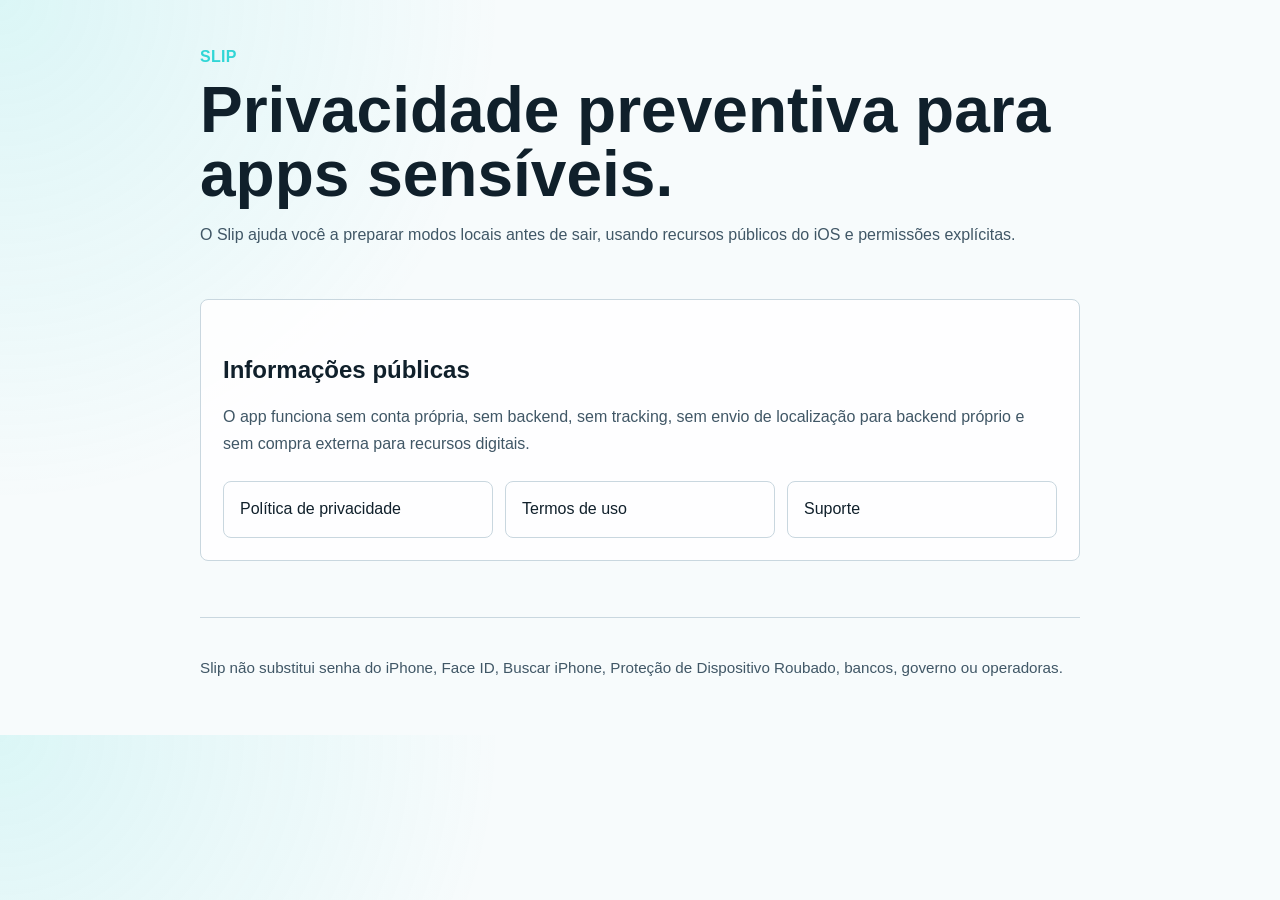
<file: index.html>
<!doctype html>
<html lang="pt-BR">
<head>
  <meta charset="utf-8">
  <meta name="viewport" content="width=device-width, initial-scale=1">
  <title>Slip</title>
  <meta name="description" content="Slip: privacidade preventiva para apps sensíveis em locais públicos.">
  <link rel="stylesheet" href="assets/site.css">
</head>
<body>
  <header>
    <div class="brand">Slip</div>
    <h1>Privacidade preventiva para apps sensíveis.</h1>
    <p>O Slip ajuda você a preparar modos locais antes de sair, usando recursos públicos do iOS e permissões explícitas.</p>
  </header>
  <main>
    <section class="panel" aria-labelledby="legal-title">
      <h2 id="legal-title">Informações públicas</h2>
      <p>O app funciona sem conta própria, sem backend, sem tracking, sem envio de localização para backend próprio e sem compra externa para recursos digitais.</p>
      <div class="links">
        <a href="privacy/">Política de privacidade</a>
        <a href="terms/">Termos de uso</a>
        <a href="support/">Suporte</a>
      </div>
    </section>
  </main>
  <footer>
    <p>Slip não substitui senha do iPhone, Face ID, Buscar iPhone, Proteção de Dispositivo Roubado, bancos, governo ou operadoras.</p>
  </footer>
</body>
</html>
</file>
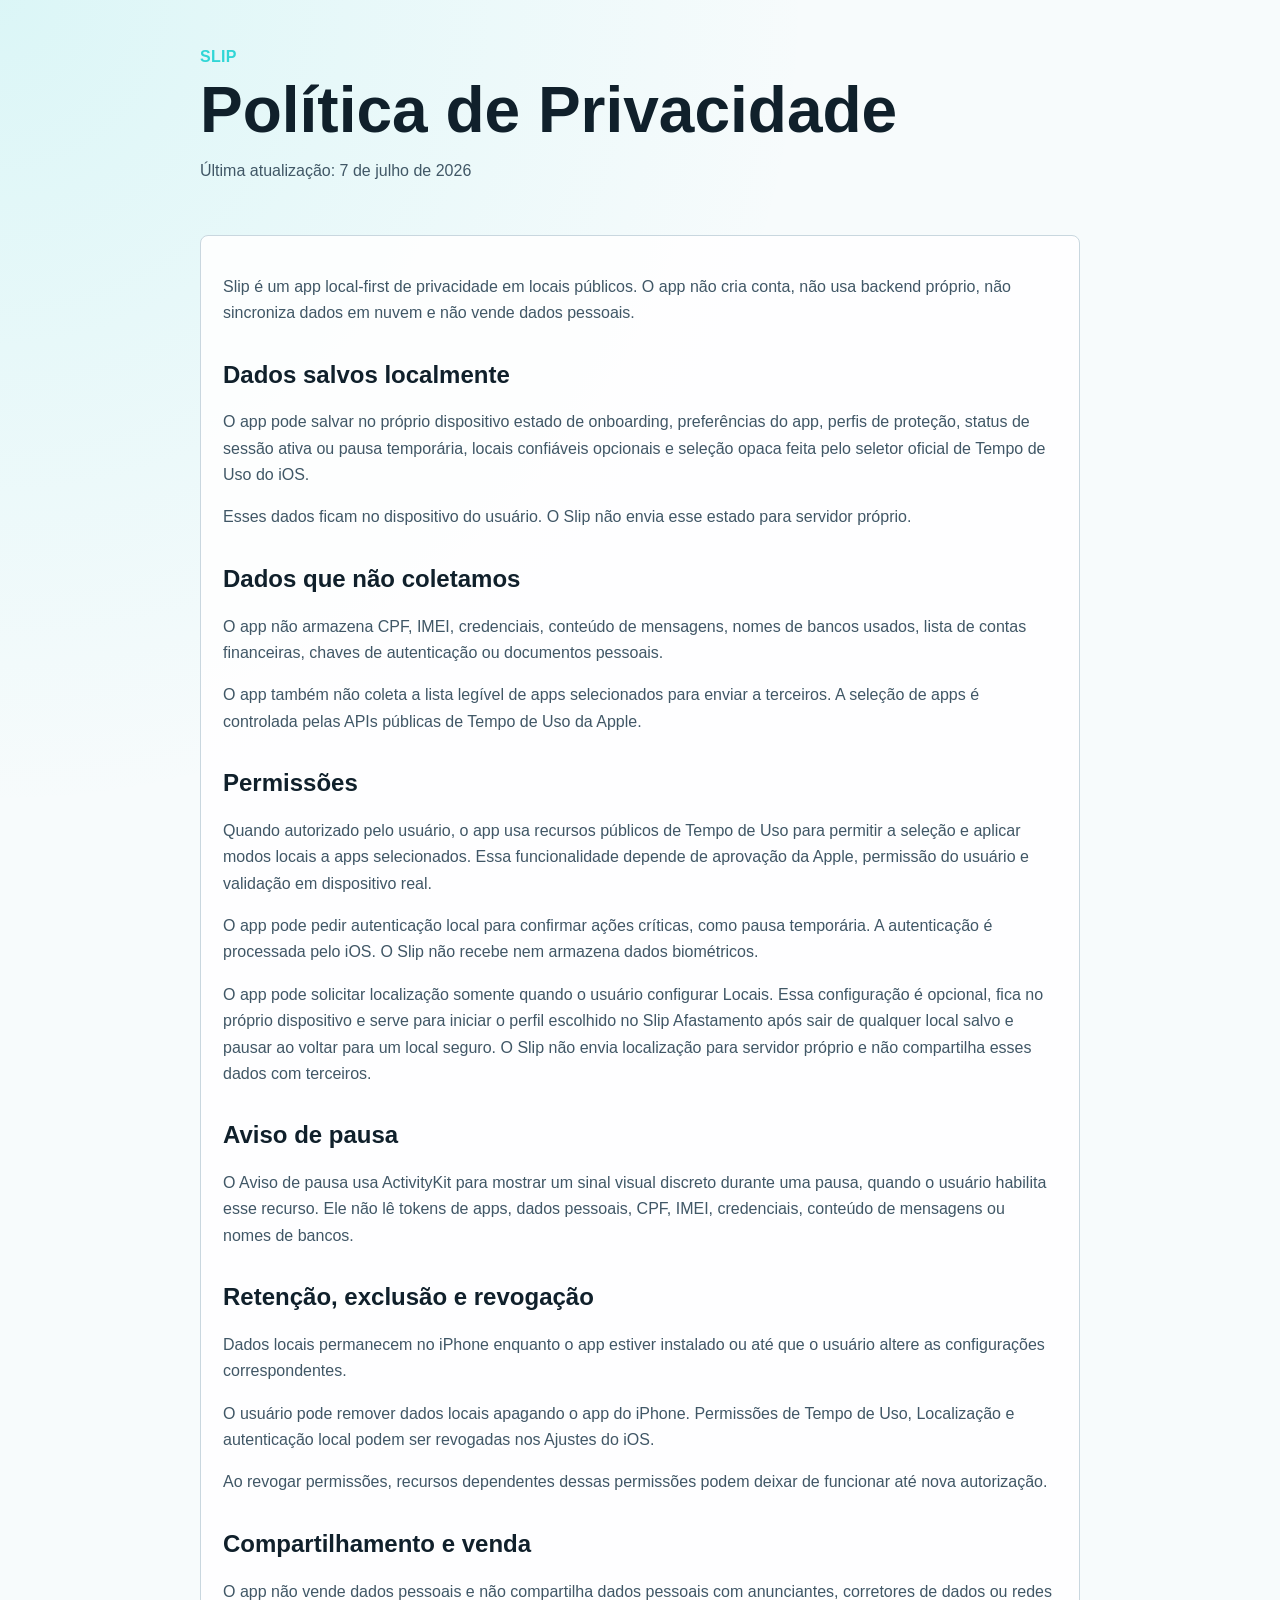
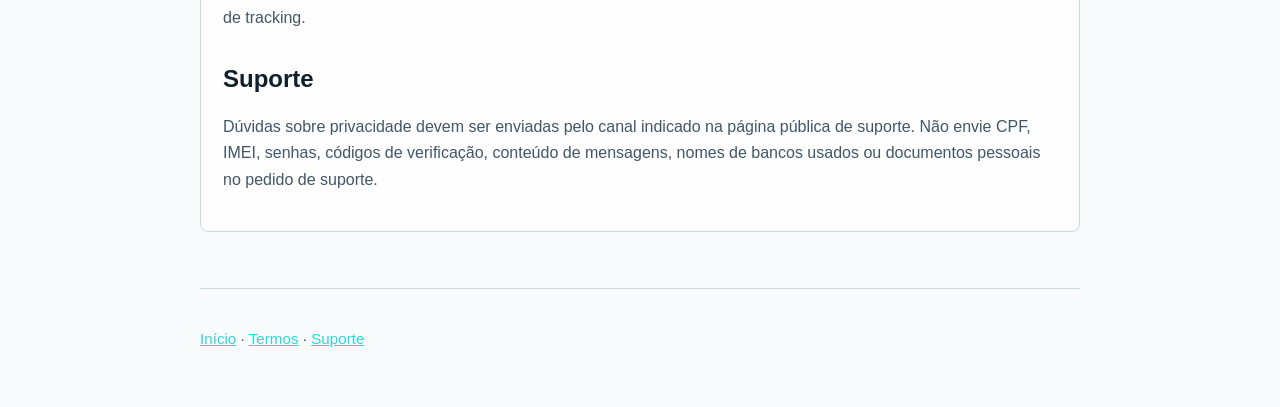
<file: privacy/index.html>
<!doctype html>
<html lang="pt-BR">
<head>
  <meta charset="utf-8">
  <meta name="viewport" content="width=device-width, initial-scale=1">
  <title>Política de Privacidade - Slip</title>
  <meta name="description" content="Política de privacidade do Slip.">
  <link rel="stylesheet" href="../assets/site.css">
</head>
<body>
  <header>
    <div class="brand">Slip</div>
    <h1>Política de Privacidade</h1>
    <p>Última atualização: 7 de julho de 2026</p>
  </header>
  <main>
    <section class="panel">
      <p>Slip é um app local-first de privacidade em locais públicos. O app não cria conta, não usa backend próprio, não sincroniza dados em nuvem e não vende dados pessoais.</p>

      <h2>Dados salvos localmente</h2>
      <p>O app pode salvar no próprio dispositivo estado de onboarding, preferências do app, perfis de proteção, status de sessão ativa ou pausa temporária, locais confiáveis opcionais e seleção opaca feita pelo seletor oficial de Tempo de Uso do iOS.</p>
      <p>Esses dados ficam no dispositivo do usuário. O Slip não envia esse estado para servidor próprio.</p>

      <h2>Dados que não coletamos</h2>
      <p>O app não armazena CPF, IMEI, credenciais, conteúdo de mensagens, nomes de bancos usados, lista de contas financeiras, chaves de autenticação ou documentos pessoais.</p>
      <p>O app também não coleta a lista legível de apps selecionados para enviar a terceiros. A seleção de apps é controlada pelas APIs públicas de Tempo de Uso da Apple.</p>

      <h2>Permissões</h2>
      <p>Quando autorizado pelo usuário, o app usa recursos públicos de Tempo de Uso para permitir a seleção e aplicar modos locais a apps selecionados. Essa funcionalidade depende de aprovação da Apple, permissão do usuário e validação em dispositivo real.</p>
      <p>O app pode pedir autenticação local para confirmar ações críticas, como pausa temporária. A autenticação é processada pelo iOS. O Slip não recebe nem armazena dados biométricos.</p>
      <p>O app pode solicitar localização somente quando o usuário configurar Locais. Essa configuração é opcional, fica no próprio dispositivo e serve para iniciar o perfil escolhido no Slip Afastamento após sair de qualquer local salvo e pausar ao voltar para um local seguro. O Slip não envia localização para servidor próprio e não compartilha esses dados com terceiros.</p>

      <h2>Aviso de pausa</h2>
      <p>O Aviso de pausa usa ActivityKit para mostrar um sinal visual discreto durante uma pausa, quando o usuário habilita esse recurso. Ele não lê tokens de apps, dados pessoais, CPF, IMEI, credenciais, conteúdo de mensagens ou nomes de bancos.</p>

      <h2>Retenção, exclusão e revogação</h2>
      <p>Dados locais permanecem no iPhone enquanto o app estiver instalado ou até que o usuário altere as configurações correspondentes.</p>
      <p>O usuário pode remover dados locais apagando o app do iPhone. Permissões de Tempo de Uso, Localização e autenticação local podem ser revogadas nos Ajustes do iOS.</p>
      <p>Ao revogar permissões, recursos dependentes dessas permissões podem deixar de funcionar até nova autorização.</p>

      <h2>Compartilhamento e venda</h2>
      <p>O app não vende dados pessoais e não compartilha dados pessoais com anunciantes, corretores de dados ou redes de tracking.</p>

      <h2>Suporte</h2>
      <p>Dúvidas sobre privacidade devem ser enviadas pelo canal indicado na página pública de suporte. Não envie CPF, IMEI, senhas, códigos de verificação, conteúdo de mensagens, nomes de bancos usados ou documentos pessoais no pedido de suporte.</p>
    </section>
  </main>
  <footer>
    <p><a href="../">Início</a> · <a href="../terms/">Termos</a> · <a href="../support/">Suporte</a></p>
  </footer>
</body>
</html>
</file>
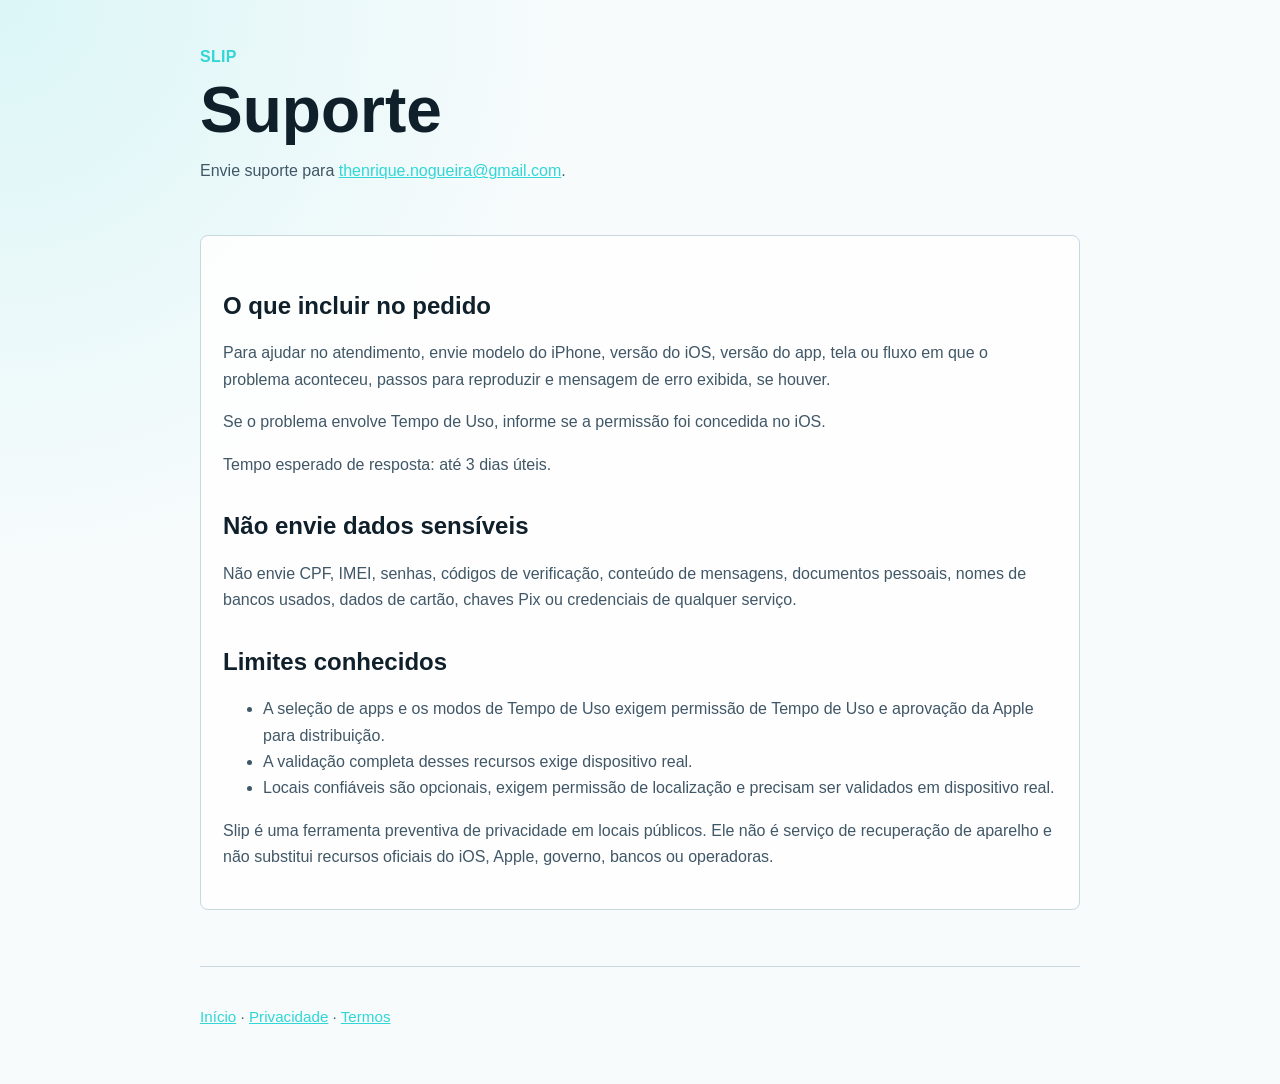
<file: support/index.html>
<!doctype html>
<html lang="pt-BR">
<head>
  <meta charset="utf-8">
  <meta name="viewport" content="width=device-width, initial-scale=1">
  <title>Suporte - Slip</title>
  <meta name="description" content="Suporte do Slip.">
  <link rel="stylesheet" href="../assets/site.css">
</head>
<body>
  <header>
    <div class="brand">Slip</div>
    <h1>Suporte</h1>
    <p>Envie suporte para <a href="mailto:thenrique.nogueira@gmail.com">thenrique.nogueira@gmail.com</a>.</p>
  </header>
  <main>
    <section class="panel">
      <h2>O que incluir no pedido</h2>
      <p>Para ajudar no atendimento, envie modelo do iPhone, versão do iOS, versão do app, tela ou fluxo em que o problema aconteceu, passos para reproduzir e mensagem de erro exibida, se houver.</p>
      <p>Se o problema envolve Tempo de Uso, informe se a permissão foi concedida no iOS.</p>
      <p>Tempo esperado de resposta: até 3 dias úteis.</p>

      <h2>Não envie dados sensíveis</h2>
      <p>Não envie CPF, IMEI, senhas, códigos de verificação, conteúdo de mensagens, documentos pessoais, nomes de bancos usados, dados de cartão, chaves Pix ou credenciais de qualquer serviço.</p>

      <h2>Limites conhecidos</h2>
      <ul>
        <li>A seleção de apps e os modos de Tempo de Uso exigem permissão de Tempo de Uso e aprovação da Apple para distribuição.</li>
        <li>A validação completa desses recursos exige dispositivo real.</li>
        <li>Locais confiáveis são opcionais, exigem permissão de localização e precisam ser validados em dispositivo real.</li>
      </ul>
      <p>Slip é uma ferramenta preventiva de privacidade em locais públicos. Ele não é serviço de recuperação de aparelho e não substitui recursos oficiais do iOS, Apple, governo, bancos ou operadoras.</p>
    </section>
  </main>
  <footer>
    <p><a href="../">Início</a> · <a href="../privacy/">Privacidade</a> · <a href="../terms/">Termos</a></p>
  </footer>
</body>
</html>
</file>
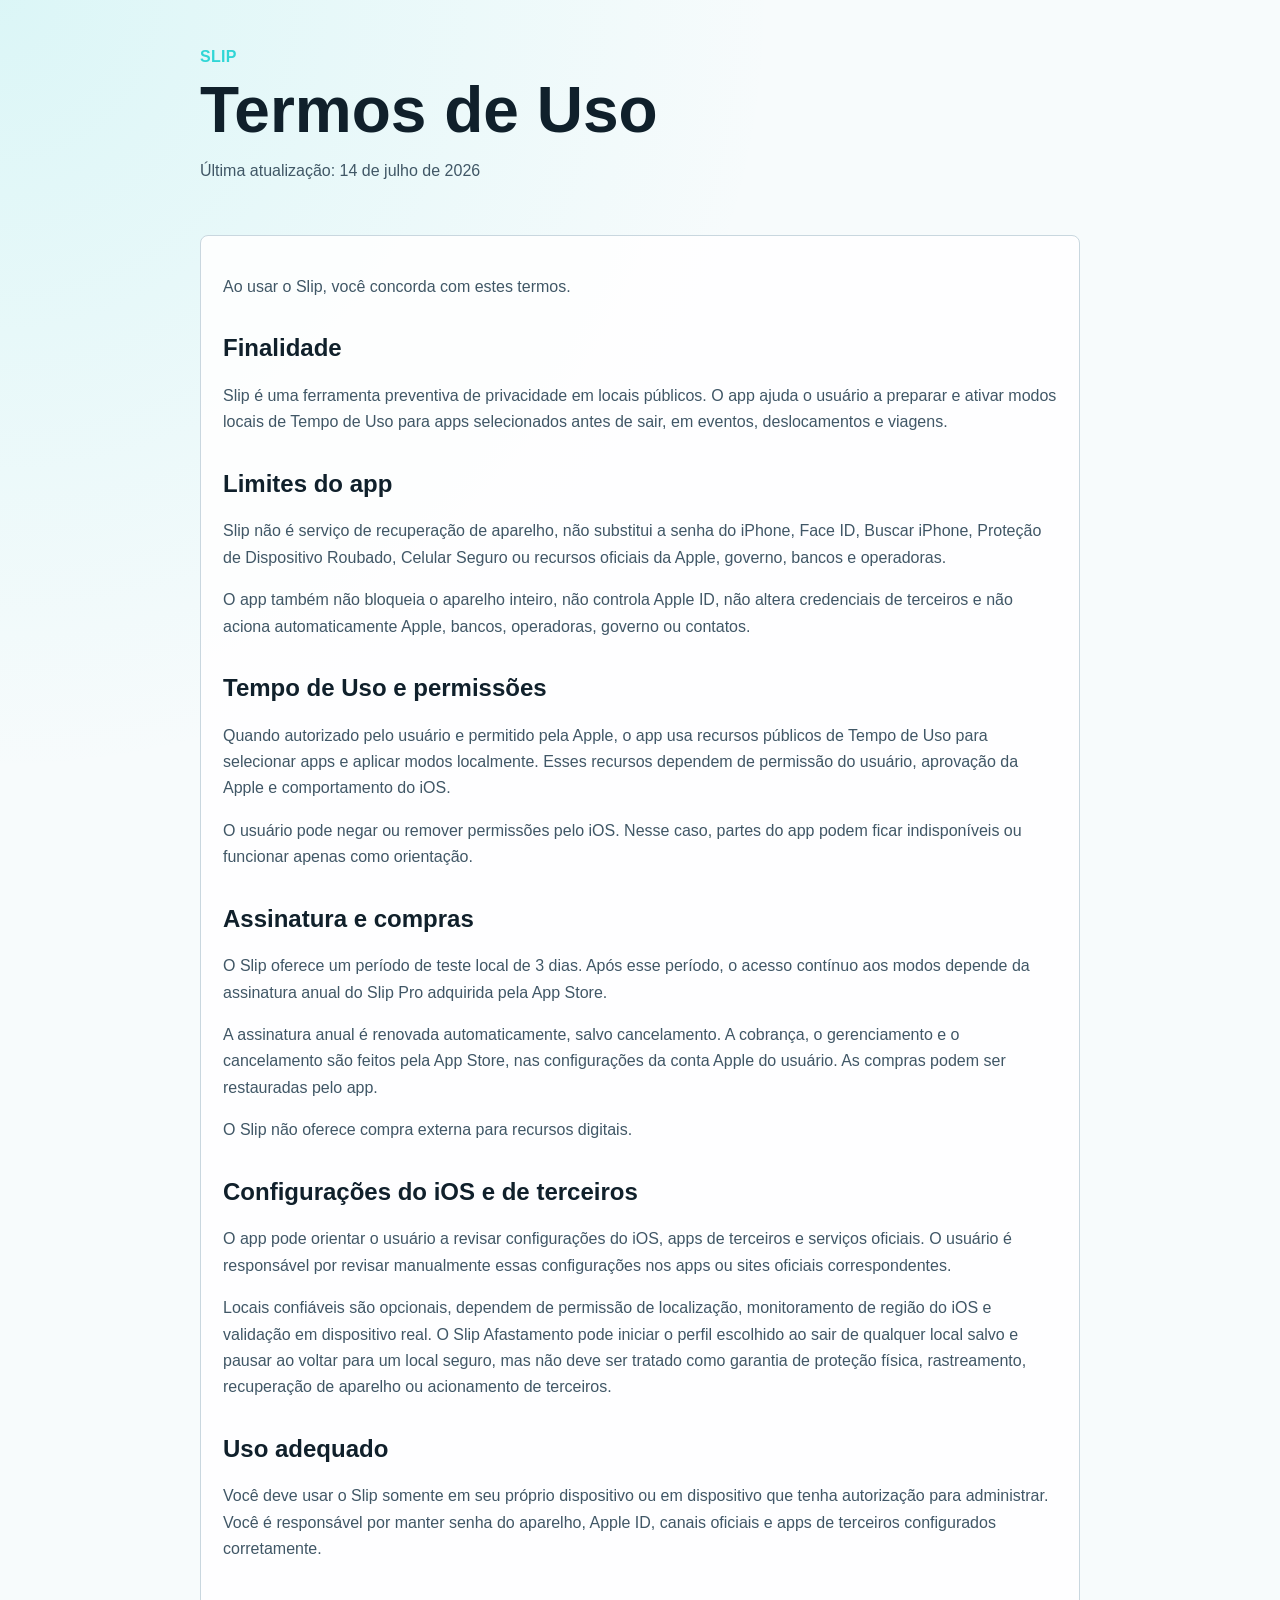
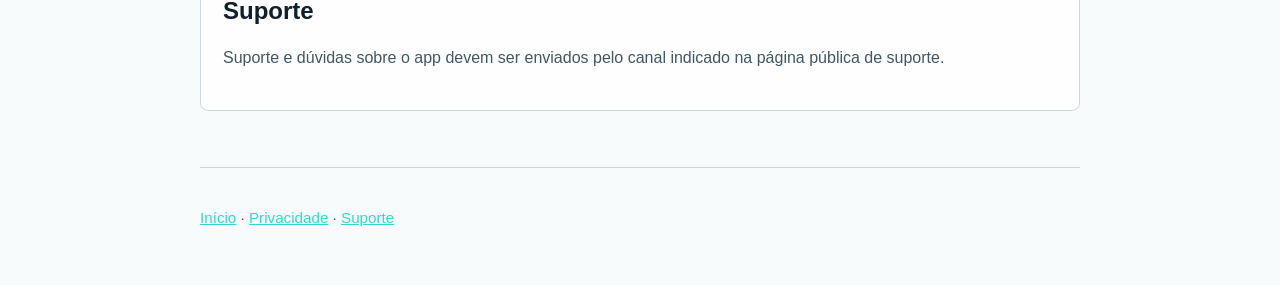
<file: terms/index.html>
<!doctype html>
<html lang="pt-BR">
<head>
  <meta charset="utf-8">
  <meta name="viewport" content="width=device-width, initial-scale=1">
  <title>Termos de Uso - Slip</title>
  <meta name="description" content="Termos de uso do Slip.">
  <link rel="stylesheet" href="../assets/site.css">
</head>
<body>
  <header>
    <div class="brand">Slip</div>
    <h1>Termos de Uso</h1>
    <p>Última atualização: 14 de julho de 2026</p>
  </header>
  <main>
    <section class="panel">
      <p>Ao usar o Slip, você concorda com estes termos.</p>

      <h2>Finalidade</h2>
      <p>Slip é uma ferramenta preventiva de privacidade em locais públicos. O app ajuda o usuário a preparar e ativar modos locais de Tempo de Uso para apps selecionados antes de sair, em eventos, deslocamentos e viagens.</p>

      <h2>Limites do app</h2>
      <p>Slip não é serviço de recuperação de aparelho, não substitui a senha do iPhone, Face ID, Buscar iPhone, Proteção de Dispositivo Roubado, Celular Seguro ou recursos oficiais da Apple, governo, bancos e operadoras.</p>
      <p>O app também não bloqueia o aparelho inteiro, não controla Apple ID, não altera credenciais de terceiros e não aciona automaticamente Apple, bancos, operadoras, governo ou contatos.</p>

      <h2>Tempo de Uso e permissões</h2>
      <p>Quando autorizado pelo usuário e permitido pela Apple, o app usa recursos públicos de Tempo de Uso para selecionar apps e aplicar modos localmente. Esses recursos dependem de permissão do usuário, aprovação da Apple e comportamento do iOS.</p>
      <p>O usuário pode negar ou remover permissões pelo iOS. Nesse caso, partes do app podem ficar indisponíveis ou funcionar apenas como orientação.</p>

      <h2>Assinatura e compras</h2>
      <p>O Slip oferece um período de teste local de 3 dias. Após esse período, o acesso contínuo aos modos depende da assinatura anual do Slip Pro adquirida pela App Store.</p>
      <p>A assinatura anual é renovada automaticamente, salvo cancelamento. A cobrança, o gerenciamento e o cancelamento são feitos pela App Store, nas configurações da conta Apple do usuário. As compras podem ser restauradas pelo app.</p>
      <p>O Slip não oferece compra externa para recursos digitais.</p>

      <h2>Configurações do iOS e de terceiros</h2>
      <p>O app pode orientar o usuário a revisar configurações do iOS, apps de terceiros e serviços oficiais. O usuário é responsável por revisar manualmente essas configurações nos apps ou sites oficiais correspondentes.</p>
      <p>Locais confiáveis são opcionais, dependem de permissão de localização, monitoramento de região do iOS e validação em dispositivo real. O Slip Afastamento pode iniciar o perfil escolhido ao sair de qualquer local salvo e pausar ao voltar para um local seguro, mas não deve ser tratado como garantia de proteção física, rastreamento, recuperação de aparelho ou acionamento de terceiros.</p>

      <h2>Uso adequado</h2>
      <p>Você deve usar o Slip somente em seu próprio dispositivo ou em dispositivo que tenha autorização para administrar. Você é responsável por manter senha do aparelho, Apple ID, canais oficiais e apps de terceiros configurados corretamente.</p>

      <h2>Suporte</h2>
      <p>Suporte e dúvidas sobre o app devem ser enviados pelo canal indicado na página pública de suporte.</p>
    </section>
  </main>
  <footer>
    <p><a href="../">Início</a> · <a href="../privacy/">Privacidade</a> · <a href="../support/">Suporte</a></p>
  </footer>
</body>
</html>
</file>
<file: assets/site.css>
:root {
  color-scheme: light dark;
  --bg: #061016;
  --surface: #0d1b24;
  --text: #eef7fb;
  --muted: #aec0ca;
  --accent: #31d6d6;
  --line: #254355;
  --max: 880px;
}

* {
  box-sizing: border-box;
}

body {
  margin: 0;
  background: radial-gradient(circle at top left, rgba(49, 214, 214, 0.14), transparent 34%), var(--bg);
  color: var(--text);
  font-family: -apple-system, BlinkMacSystemFont, "SF Pro Text", "Segoe UI", sans-serif;
  line-height: 1.65;
}

header,
main,
footer {
  width: min(var(--max), calc(100% - 40px));
  margin: 0 auto;
}

header {
  padding: 44px 0 24px;
}

main {
  padding: 10px 0 56px;
}

footer {
  border-top: 1px solid var(--line);
  color: var(--muted);
  padding: 22px 0 40px;
  font-size: 0.95rem;
}

.brand {
  color: var(--accent);
  font-weight: 700;
  letter-spacing: 0.02em;
  text-transform: uppercase;
}

h1 {
  margin: 8px 0 12px;
  font-size: clamp(2.1rem, 5vw, 4rem);
  line-height: 1;
}

h2 {
  margin-top: 34px;
  line-height: 1.2;
}

p,
li {
  color: var(--muted);
}

a {
  color: var(--accent);
}

.panel {
  background: color-mix(in srgb, var(--surface) 88%, transparent);
  border: 1px solid var(--line);
  border-radius: 8px;
  padding: 22px;
}

.links {
  display: grid;
  gap: 12px;
  grid-template-columns: repeat(auto-fit, minmax(190px, 1fr));
  margin-top: 24px;
}

.links a {
  border: 1px solid var(--line);
  border-radius: 8px;
  color: var(--text);
  padding: 14px 16px;
  text-decoration: none;
}

.links a:hover {
  border-color: var(--accent);
}

@media (prefers-color-scheme: light) {
  :root {
    --bg: #f7fbfc;
    --surface: #ffffff;
    --text: #10202b;
    --muted: #405766;
    --line: #c9d7df;
  }
}
</file>
